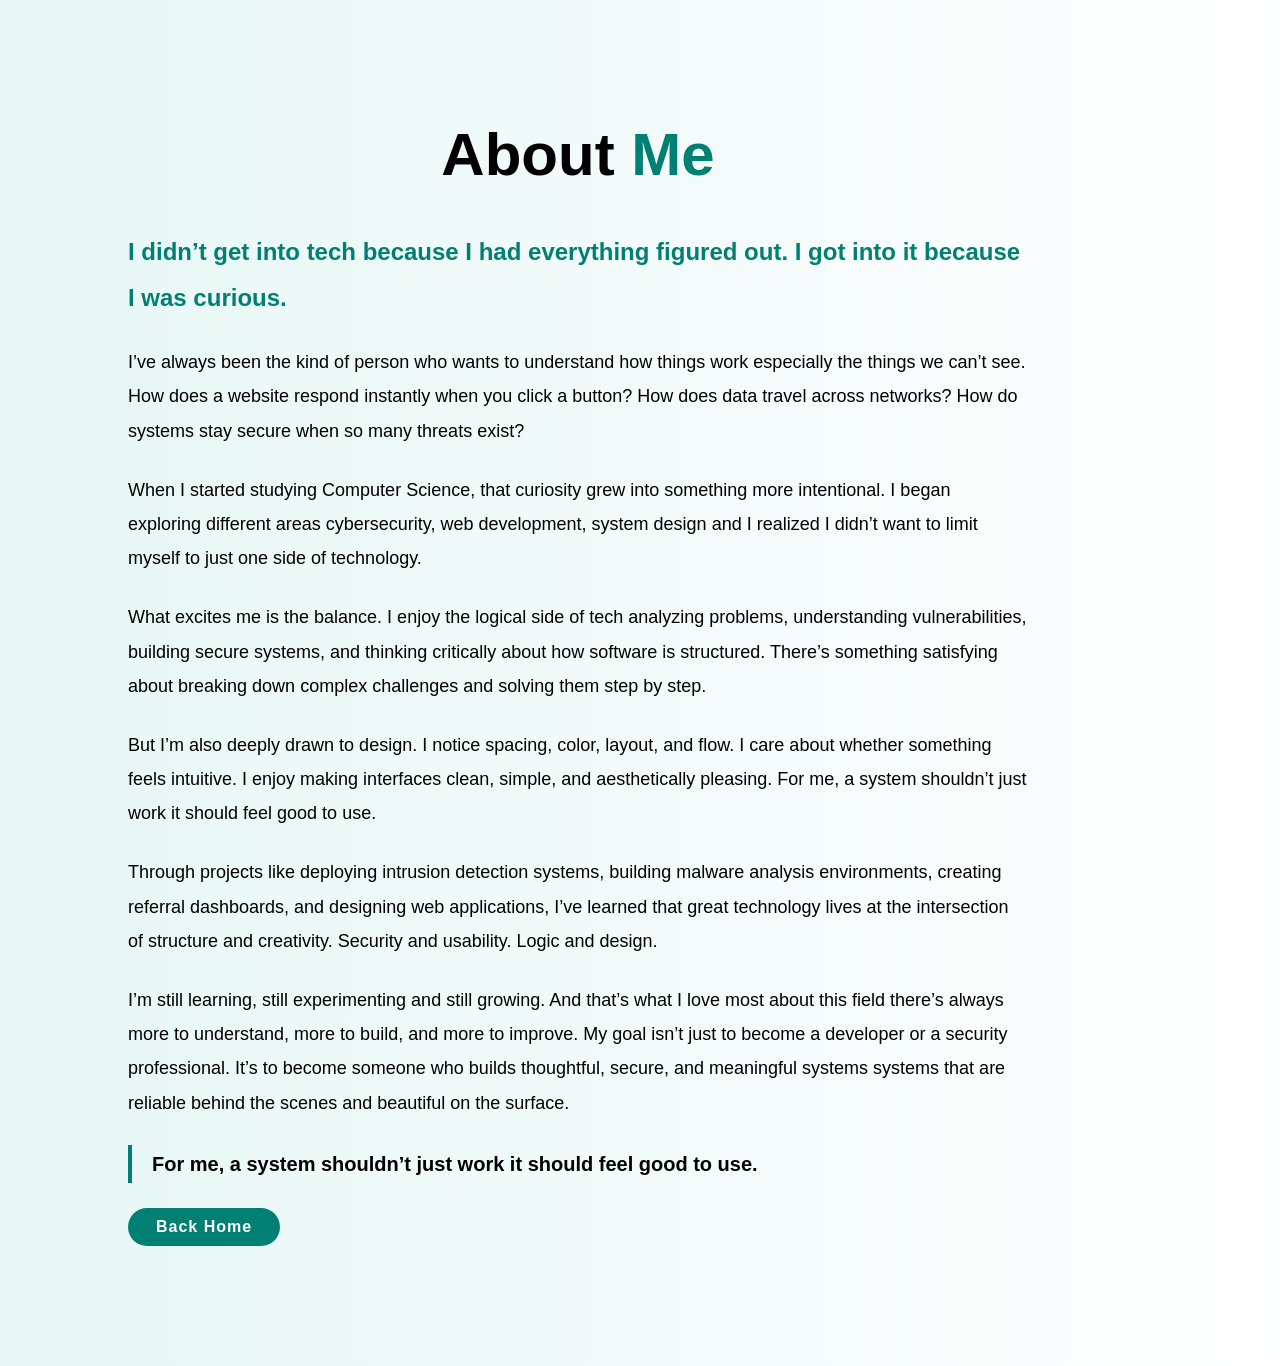
<file: website-portfolio/about.html>
<!DOCTYPE html>
<html lang="en">

<head>
    <meta charset="UTF-8">
    <title>About Me - Clare Gome</title>
    <link rel="stylesheet" href="style.css">
</head>

<body>

    <section class="story">
        <div class="story-container">

            <h2 class="heading">About <span>Me</span></h2>

            <p class="intro">
                I didn’t get into tech because I had everything figured out.
                I got into it because I was curious.
            </p>

            <p>
                I’ve always been the kind of person who wants to understand how things work especially the things we
                can’t see. How does a website respond instantly when you click a button? How does data travel across
                networks? How do systems stay secure when so many threats exist?
            </p>

            <p>
                When I started studying Computer Science, that curiosity grew into something more intentional. I began
                exploring different areas cybersecurity, web development, system design and I realized I didn’t want
                to limit myself to just one side of technology.
            </p>


            <p>
                What excites me is the balance. I enjoy the logical side of tech analyzing problems, understanding vulnerabilities, building secure
                systems, and thinking critically about how software is structured. There’s something satisfying about
                breaking down complex challenges and solving them step by step.
            </p>

            <p>
                But I’m also deeply drawn to design. I notice spacing, color, layout, and flow. I care about whether
                something feels intuitive. I enjoy making interfaces clean, simple, and aesthetically pleasing. For me,
                a system shouldn’t just work it should feel good to use.
            </p>

            <p>
                Through projects like deploying intrusion detection systems, building malware analysis environments,
                creating referral dashboards, and designing web applications, I’ve learned that great technology lives
                at the intersection of structure and creativity. Security and usability. Logic and design.
            </p>


            <p>
                I’m still learning, still experimenting and still growing. And that’s what I love most about this field  there’s always more to understand, more to build, and
                more to improve.

                My goal isn’t just to become a developer or a security professional. It’s to become someone who builds
                thoughtful, secure, and meaningful systems systems that are reliable behind the scenes and beautiful
                on the surface.
            </p>




            <p class="highlight">
                For me, a system shouldn’t just work 
                it should feel good to use.
            </p>

            <a href="index.html" class="btn">Back Home</a>

        </div>
    </section>


</body>

</html>
</file>
<file: website-portfolio/style.css>
* {
    margin: 0;
    padding: 0;
    box-sizing: border-box;
    text-decoration: none;
    border: none;
    outline: none;
    scroll-behavior: smooth;
    font-family: -apple-system, sans-serif;
}

:root {
     --bg-color: #fff;
     --snd-bg-color: #d5fdf9;
     --text-color: #000;
     --main-color: #007f73;
}

html {
    font-size: 62.5%;
    overflow-x:hidden
}

body{
   background: var(--bg-color);
   color: var(--text-color);
}

section{
     min-height: 100vh;
     padding: 10rem 9% 2rem;
}

/* Header Section code */

.header{
    top: 0;
    right: 0;
    z-index: 1000;
    display: flex;
    align-items: center;
    justify-content: space-between;
    padding: 2rem 5%;
    background: var(--main-color);
    backdrop-filter: blur(10px);
    transition: all 0.5s ease;
}

.logo {
    font-size: 3rem;
    color: var(--bg-color);
    font-weight: 700;
    cursor: pointer;
    transition: 0.3s ease;
}

.logo:hover {
    transform: scale(1.05);
}

.navbar a {
    font-size: 1.9rem;
    color: var(--bg-color);
    margin-left: 4rem ;
    font-weight: 700;
    transition: 0.3s ease;
}

.navbar a:hover,
.navbar a.active {
    color: var(--text-color);
}

#menu-icon {
    font-size: 3.6rem;
    color: var(--bg-color);
    cursor: pointer;
    display: none;
}

/* Home Section Code */
.home{
    display: flex;
    justify-content: center;
    align-items: center;
}

.home-img img {
    width: 25vw;
    border-radius: 50%;
    box-shadow: 0 0 25px var(--main-color);
    cursor: pointer;
    animation: floatImage 4s ease-in-out infinite;
    transition: 0.4s ease;
}
.home-img img:hover {
    box-shadow: 0 0 25px var(--main-color),
                0 0 35px var(--main-color),
                0 0 45px var(--main-color);
}

@keyframes floatImage{
     0% {
         transform: translateY(0);
     }
     50% {
          transform: translateY(-2.4rem);
     }
     100% {
           transform: translateY(0);
     }

}

.home-content {
        margin-left: 5rem;

     }
     .home-content h3 {
        font-size: 3.7rem;
        font-weight: 700;
     }

     .home-content h3:nth-of-type(2) {
        margin-bottom: 2rem;
     }

     span {
        color: var(--main-color);
     }

     .home-content h1 {
        font-size: 6rem;
        font-weight: 700;
        line-height: 1.3;
     }

     .home-content p {
        font-size: 1.6rem;
     }

     .social-media a {
        display: inline-flex;
        justify-content: center;
        align-items: center;
        width: 42px;
        height: 42px;
        background: transparent;
        border: 0.2rem solid var(--main-color);
        border-radius: 50%;
        font-size: 2rem;
        color: var(--main-color);
        margin: 3rem 1.5rem 3rem 0;
        transition: 0.3s ease;
     }

     .social-media a:hover {
        transform: scale(1.2) translateY(-10px);
        background-color: var(--main-color);
        color: var(--bg-color);
        box-shadow: 0 0 25px var(--main-color);
     }

     .btn {
        display: inline-block;
        padding: 1rem 2.8rem;
        background: var(--main-color);
        border-radius: 4rem;
        box-shadow: none;
        font-size: 1.6rem;
        color: var(--bg-color);
        letter-spacing: 0.1rem;
        font-weight: 600;
        transition: 0.3s ease;
     }
    
    .btn:hover{
        box-shadow: 0 0 1.6rem var(--main-color);
    }

    /* About Section Code */

    .about {
        display: flex;
        align-items: center;
        justify-content: center;
        gap: 2rem;
        background: var(--snd-bg-color);
    }

    .Me2-img img {
        width: 25vw;
        border: 2px solid var(--main-color);
        border-radius:  50%;
        box-shadow: 0 0 25px var(--main-color);
        cursor: pointer;
        transition: 0.4s ease;
    }

    .Me2-img img:hover {
         box-shadow: 0 0 25px var(--main-color),
                     0 0 35px var(--main-color),
                     0 0 45px var(--main-color);
    }

    .heading {
        font-size: 6rem;
        text-align: center;

    }

    .about-content {
        padding: 0 4rem;

    }

    .about-content h2 {
        text-align: left;
        line-height: 1.2;
    }

    .about-content h3 {
        font-size: 3rem; 
    }

    .about-content p {
        font-size: 1.6rem;
        margin: 2rem 0 3rem;
    }

    /*Projects Section Code */

    .projects h2 {
    text-align: center;
    margin-bottom: 5rem;
}

/* GRID LAYOUT — THIS IS THE KEY FIX */
.projects-container {
    display: grid;
    grid-template-columns: repeat(auto-fit, minmax(30rem, 1fr));
    gap: 3rem;
}

/* PROJECT CARD */
.projects-box {
    background: var(--snd-bg-color);
    padding: 4rem 2.5rem;
    border-radius: 2rem;
    text-align: center;
    border: 0.3rem solid var(--bg-color);
    transition: 0.3s ease;
    display: flex;
    flex-direction: column;
    justify-content: space-between;
}

.projects-box i {
    font-size: 4.5rem;
    color: var(--main-color);
    margin-bottom: 1.5rem;
}

.projects-box h3 {
    font-size: 2.3rem;
    margin-bottom: 1.5rem;
}

.projects-box p {
    font-size: 1.5rem;
    line-height: 1.6;
    margin-bottom: 2.5rem;
}

.projects-box:hover {
    transform: translateY(-10px);
    box-shadow: 0 0 25px var(--main-color);
}
.projects-container .projects-box:hover {
    border-color: var(--main-color);
    transform: scale(1.02);

}
.projects-box i {
    font-size: 7rem;
    color: var(--main-color)
}
.projects-box h3 {
    font-size: 2.6rem;
}
.projects-box p {
    font-size: 1.6rem;
    margin: 1rem 0 3rem;
}

/* Skills Section Code */

.skills {
    padding: 10rem 9% 2rem;
    background: var(--bg-color);
}

.skills h2 {
    text-align: center;
    margin-bottom: 5rem;
}

.skills-container {
    display: grid;
    grid-template-columns: repeat(auto-fit, minmax(25rem, 1fr));
    gap: 3rem;
    padding: 0 2rem;
}

.skill-box {
    background: var(--snd-bg-color);
    padding: 2rem 2.5rem;
    border-radius: 2rem;
    text-align: center;
    border: 0.3rem solid var(--bg-color);
    transition: 0.3s ease;
}

.skill-box h3 {
    font-size: 2.2rem;
    margin-bottom: 1.5rem;
}

.skill-bar {
    width: 100%;
    height: 1rem;
    background: #ddd;
    border-radius: 1rem;
    overflow: hidden;
}

.skill-level {
    height: 100%;
    background: var(--main-color);
    border-radius: 1rem;
    transition: width 0.5s ease-in-out;
}

.skill-box:hover {
    transform: translateY(-10px);
    box-shadow: 0 0 25px var(--main-color);
    border-color: var(--main-color);
}
/* Add spacing for skill icons */
.skill-box h3 i {
    margin-right: 1rem;
    font-size: 2.5rem;
    vertical-align: middle;
    color: var(--main-color);
}
/* Certificates Section Code */

.certificates {
    padding: 10rem 9% 2rem;
    background: var(--snd-bg-color);
}

.certificates h2 {
    text-align: center;
    margin-bottom: 5rem;
}

.certificates-container {
    display: grid;
    grid-template-columns: repeat(auto-fit, minmax(25rem, 1fr));
    gap: 3rem;
    padding: 0 2rem;
}

.certificate-box {
    background: var(--bg-color);
    border: 0.3rem solid var(--bg-color);
    border-radius: 2rem;
    text-align: center;
    padding: 2rem 2rem 4rem;
    transition: 0.3s ease;
    display: flex;
    flex-direction: column;
    justify-content: space-between;
}

.certificate-box img {
    width: 100%;
    border-radius: 1.5rem;
    margin-bottom: 2rem;
    box-shadow: 0 0 15px var(--main-color);
    transition: 0.3s ease;
}

.certificate-box img:hover {
    transform: scale(1.05);
    box-shadow: 0 0 25px var(--main-color);
}

.certificate-box h3 {
    font-size: 2rem;
    margin-bottom: 1.5rem;
}

.certificate-box .btn {
    padding: 0.8rem 2.5rem;
    font-size: 1.5rem;
}
/* Contact Section Code */
/* ================= PROFESSIONAL CONTACT SECTION ================= */

.contact {
    padding: 12rem 9% 8rem;
    background: linear-gradient(to right, #f8f9fa, #ffffff);
}

.contact h2 {
    text-align: center;
    margin-bottom: 6rem;
}

/* Container Layout */
.contact-container {
    display: grid;
    grid-template-columns: 1fr 1.3fr;
    gap: 6rem;
    align-items: stretch;
}

/* ================= LEFT SIDE – CONTACT INFO ================= */

.contact-info {
    display: flex;
    flex-direction: column;
    gap: 2.5rem;
}

.contact-info .info-box {
    display: flex;
    align-items: center;
    gap: 2rem;
    background: #ffffff;
    padding: 2.5rem;
    border-radius: 1.5rem;
    border: 1px solid #e5e5e5;
    transition: all 0.3s ease;
}

.contact-info .info-box i {
    font-size: 2.8rem;
    color: var(--main-color);
    background: rgba(0, 127, 115, 0.08);
    padding: 1.2rem;
    border-radius: 50%;
}

.contact-info .info-box h3 {
    font-size: 1.8rem;
    margin-bottom: 0.5rem;
}

.contact-info .info-box p {
    font-size: 1.5rem;
}

.contact-info .info-box:hover {
    transform: translateY(-5px);
    box-shadow: 0 10px 25px rgba(0,0,0,0.05);
}

/* ================= RIGHT SIDE – CONTACT FORM ================= */

.contact-form form {
    background: #ffffff;
    padding: 4rem;
    border-radius: 2rem;
    border: 1px solid #e5e5e5;
    display: flex;
    flex-direction: column;
    gap: 2rem;
    box-shadow: 0 15px 40px rgba(0,0,0,0.05);
}

.contact-form input,
.contact-form textarea {
    padding: 1.5rem;
    border-radius: 1rem;
    border: 1px solid #ddd;
    font-size: 1.5rem;
    background: #f9f9f9;
    transition: all 0.3s ease;
}

.contact-form input:focus,
.contact-form textarea:focus {
    border-color: var(--main-color);
    background: #ffffff;
    box-shadow: 0 0 0 3px rgba(0, 127, 115, 0.1);
}

/* Button */
.contact-form button {
    padding: 1.3rem 3rem;
    border-radius: 50px;
    background: var(--main-color);
    color: #ffffff;
    font-weight: 600;
    font-size: 1.5rem;
    cursor: pointer;
    transition: 0.3s ease;
    align-self: flex-start;
}

.contact-form button:hover {
    background: #005f56;
}

.contact-subtext {
    text-align: center;
    font-size: 1.6rem;
    margin-top: -3rem;
    margin-bottom: 5rem;
    color: #555;
}
/* Remove default blue link styling in contact section */
.contact-info .info-box a {
    color: var(--text-color);
    text-decoration: none;
    font-weight: 500;
    transition: 0.3s ease;
}

/* Optional: subtle professional hover */
.contact-info .info-box a:hover {
    color: var(--main-color);
}

/*Footer Section Code*/

.footer {
    position: relative;
    bottom: 0;
    width: 100%;
    padding: 40px 0;
    background-color: var(--snd-bg-color);
}

.footer .social {
    text-align: center;
    padding-bottom: 25px;
    color: var(--main-color);

}

.footer .social a {
    font-size: 25px;
    color: var(--main-color);
    border: 2px solid var(--main-color);
    width: 42px;
    height: 42px;
    line-height: 42px;
    display: inline-block;
    text-align: center;
    border-radius: 50%;
    margin: 0 10px;
    transition: 0.3s ease;
}

.footer .social a:hover {
    transform:scale(1.2) translateY(-10px);
    background-color: var(--main-color);
    color: var(--bg-color);
    box-shadow: 0 0 25px var(--main-color);
}

.footer .copyright {
    margin-top: 20px;
    text-align: center;
    font-size: 16px;
    color: var(--text-color);

}

/* Responsive Design Code */

@media (max-width: 1200px) {
    html {
        font-size: 55%;

    }

}
@media (max-width:991px) {
    .header  {
        padding: 2rem 3%;
    }
    section {
        padding: 10rem 3%;
    }

    .projects {
        padding: 7rem;
    }

    .skills .wrapper {
        grid-template-columns: repeat(1,1fr) ;
    }
    .contact form .input-box input {
        width: 100%;

    }
    .footer {
        padding: 2rem 3%;
    }

}

@media (max-width: 991px) {
    #menu-icon {
        display: block;
    }
    .navbar {
        position: absolute;
        top: 100%;
        right: -100%;
        width: 255px;
        min-height: 100vh;
        display: flex;
        flex-direction: column;
        background: var(--main-color);
        transition: all 0.5s ease;
        backdrop-filter: blur(10px);

    }
    .navbar a{
        display: block;
        padding: 17px;
        font-size: 22px;
    }
    .navbar .active {
        right: 0;

    }
    .home{
        flex-direction: column;

    }
    .home-content h3 {
        font-size: 2.6rem;
    }

    .home-content h1 {
        font-size: 5rem;
    }
    .home-content {
        order: 2;
        margin-left: 1rem;
    }
    .home-img img {
        width: 70vw;
        margin-top: 4rem;

    }

    .about {
        flex-direction: column-reverse;
    }
    .Me2-img img {
        width: 70vw;
        margin-top: 4rem;
    }
    .projects h2 {
        margin-bottom: 3rem;
    }

}
@media  (max-width: 617px) {
    .Me2-img img {
        width: 70vw;
        margin-top: 8rem;
    }
    .Me2-img img {
        width: 70vw;
        margin-top: 4rem;
    }

}

@media (max-width: 617px) {
    html {
        font-size: 50%;
    }

}
.story {
    min-height: 100vh;
    padding: 12rem 10%;
    background: linear-gradient(
        to right,
        #e6f7f5,
        #ffffff
    );
}

.story-container {
    max-width: 900px;
}

.story .heading {
    font-size: 6rem;
    margin-bottom: 4rem;
}

.story p {
    font-size: 1.8rem;
    line-height: 1.9;
    margin-bottom: 2.5rem;
}

.story .intro {
    font-size: 2.4rem;
    font-weight: 600;
    color: var(--main-color);
}

.story .highlight {
    font-size: 2rem;
    font-weight: 600;
    border-left: 4px solid var(--main-color);
    padding-left: 2rem;
}

.story-wrapper {
    display: flex;
    align-items: center;
    gap: 5rem;
}

.story-text {
    flex: 1;
}

.story-image img {
    width: 350px;
    border-radius: 2rem;
    box-shadow: 0 0 30px var(--main-color);
}

/* Modal Image Zoom */
.modal {
    display: none;
    position: fixed;
    z-index: 2000;
    padding-top: 100px;
    left: 0;
    top: 0;
    width: 100%;
    height: 100%;
    background-color: rgba(0,0,0,0.9);
}

.modal-content {
    display: block;
    margin: auto;
    max-width: 80%;
    max-height: 80%;
}

.close {
    position: absolute;
    top: 40px;
    right: 60px;
    color: white;
    font-size: 40px;
    cursor: pointer;
}

/* ================= PROJECT MODALS ================= */

.project-modal {
    display: none;
    position: fixed;
    z-index: 1000;
    left: 0;
    top: 0;
    width: 100%;
    height: 100%;
    background: rgba(0, 0, 0, 0.8);
    justify-content: center;
    align-items: center;
}

.modal-text p {
    margin-bottom: 15px;
}

.modal-text ul {
    margin-bottom: 20px;
}

.modal-text .btn {
    margin-top: 25px;
    display: inline-block;
}

.modal-body {
    display: flex;
    gap: 25px;
    align-items: flex-start;
}

.modal-image img {
    width: 260px;
    height: 200px;
    object-fit: cover;
    border-radius: 10px;
}

.modal-text {
    flex: 1;
}

/* Make modal scrollable if content is long */

.modal-content-box {
    background: #ffffff;   
    color: #111111;        
    width: 90%;
    max-width: 900px;
    max-height: 85vh;
    overflow-y: auto;
    padding: 30px;
    border-radius: 12px;
    position: relative;
}

/* Headings and spacing */
.modal-content-box h2 {
    margin-bottom: 15px;
}

.modal-content-box ul {
    margin: 15px 0;
    padding-left: 20px;
}

.tech-stack {
    margin-bottom: 25px;
}

/* Close button */

.close-btn {
    position: absolute;
    right: 20px;
    top: 15px;
    font-size: 28px;
    cursor: pointer;
}

.close-btn:hover {
    color: #0ef;
}

/* Animation */
@keyframes fadeIn {
    from {opacity: 0; transform: scale(0.9);}
    to {opacity: 1; transform: scale(1);}
}

/* Mobile responsiveness */
@media (max-width: 768px) {
    .modal-body {
        flex-direction: column;
    }

    .modal-image img {
        width: 100%;
        height: 180px;
    }
}
</file>
